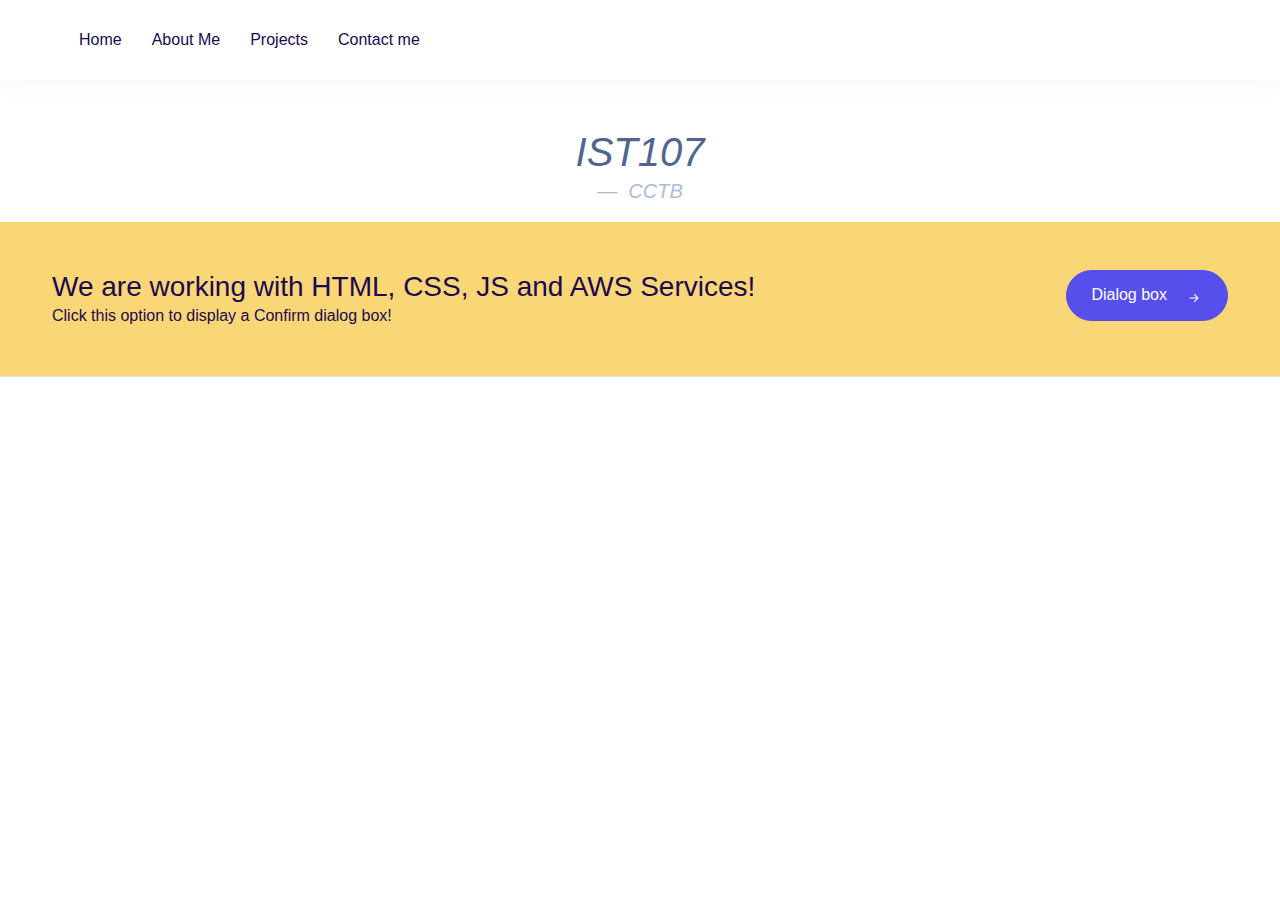
<file: index.html>
<!--
Introduction to Internet Programming and Web Applications!
Instructor: Washington Valencia
CCTB - College
-->
<!DOCTYPE html>
<html>

<head>
    <meta charset="UTF-8">
    <meta name="viewport" content="width=device-width, initial-scale=1.0">
    <meta name="description" content="Introduction to Internet Programming and Web Applications">
    <title>CCTB - Introduction to Internet Programming and Web Applications</title>
    <!-- Link CSS files -->
    <link rel="stylesheet" href="css/core.min.css" />
    <link rel="stylesheet" href="css/vendor_bundle.min.css" />
    <!-- Link favicon-->
    <link rel="shortcut icon" type="image/x-icon"
        href="https://canvascctb.s3.ca-central-1.amazonaws.com/account_1/attachments/95/CCTB_favicon.ico" />
        <script src="js/script.js" defer></script>
</head>

<body>
    <div id="wrapper">

        <!-- Header -->
        <header id="header" class="shadow-xs">

            <!-- Navbar -->
            <div class="container position-relative">

                <div class="container position-relative">

                    <nav
                        class="navbar navbar-expand-lg navbar-light justify-content-lg-between justify-content-md-inherit">

                        <div class="align-items-start">
                            <ul class="navbar-nav" id="menuTab">

                                <li class="nav-item dropdown">
                                    <a href="index.html" id="mainNavBlog" class="nav-link" data-bs-toggle="dropdown"
                                        aria-haspopup="true" aria-expanded="false">
                                        Home
                                    </a>
                                </li>

                                <li class="nav-item dropdown">
                                    <a href="about.html" id="mainNavBlog" class="nav-link" data-bs-toggle="dropdown"
                                        aria-haspopup="true" aria-expanded="false">
                                        About Me
                                    </a>
                                </li>

                                <li class="nav-item dropdown">
                                    <a href="projects.html" id="mainNavBlog" class="nav-link" data-bs-toggle="dropdown"
                                        aria-haspopup="true" aria-expanded="false">
                                        Projects
                                    </a>
                                </li>

                                <li class="nav-item dropdown">
                                    <a href="contact.html" id="mainNavBlog" class="nav-link" data-bs-toggle="dropdown"
                                        aria-haspopup="true" aria-expanded="false">
                                        Contact me
                                    </a>
                                </li>



                            </ul>
                    </nav>
                </div>
            </div>
        </header>

        <!-- QUOTE -->
        <!-- Input field and button -->
<blockquote class ='blockquote text-center'>
    <h1 id ="favProg" class ="mb-5 text-danger">{{users favorite language}}</h1>

    <p class ='h1 col-10 col-lg-7 m-auto fst-italic text text-muted'>
        IST107
    </p>
    <footer class ="blockquote-footer mt-4 fs-5 fw-light text-gray-500" >
        <cite title ='source title'>CCTB </cite> </footer>

</blockquote>

        <!-- /QUOTE -->

        <!-- LOGOUT -->
        <div class="section py-5 border-bottom bg-warning">
            <div class="container">
                <div class="row text-center-xs">

                    <div class="col-12 col-md-8">
                        <h3 class="m-0"> We are working with HTML, CSS, JS and AWS Services!</h3>
                        <p class="m-0">Click this option to display a Confirm dialog box!</p>
                    </div>

                    <div class="col-12 mt-4 d-block d-md-none"><!-- mobile spacer --></div>

                    <div class="col-12 col-md-4 text-align-end">
                        <a href="#" class="btn btn-primary rounded-pill d-inline-flex align-items-end px-4"
                            id="dialog-box">
                            <span class="me-2">Dialog box</span>
                            <svg width="18px" height="18px" xmlns="http://www.w3.org/2000/svg" fill="currentColor"
                                class="bi bi-arrow-right-short" viewBox="0 0 16 16">
                                <path fill-rule="evenodd"
                                    d="M4 8a.5.5 0 0 1 .5-.5h5.793L8.146 5.354a.5.5 0 1 1 .708-.708l3 3a.5.5 0 0 1 0 .708l-3 3a.5.5 0 0 1-.708-.708L10.293 8.5H4.5A.5.5 0 0 1 4 8z">
                                </path>
                            </svg>
                        </a>
                    </div>

                </div>
            </div>
        </div>
        <!-- /LOGOUT -->
    </div>
   
</body>

</html>
</file>
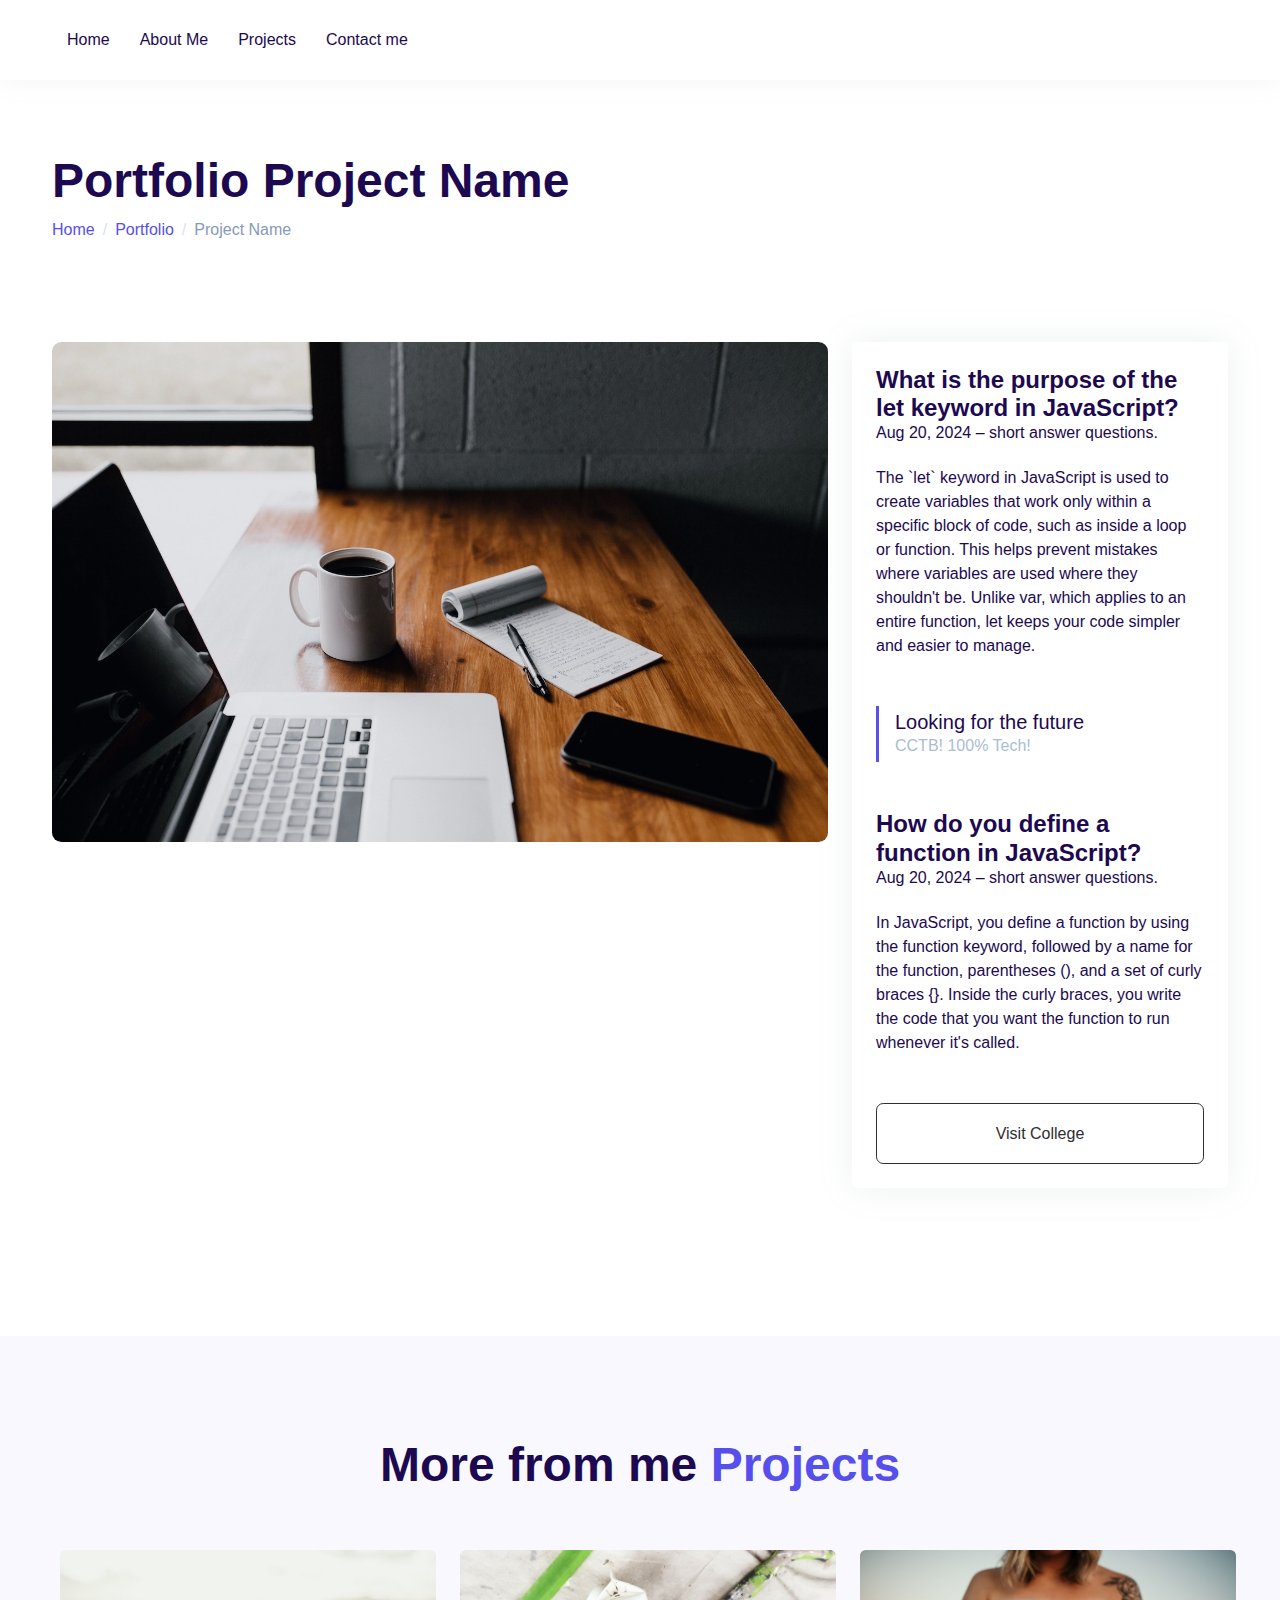
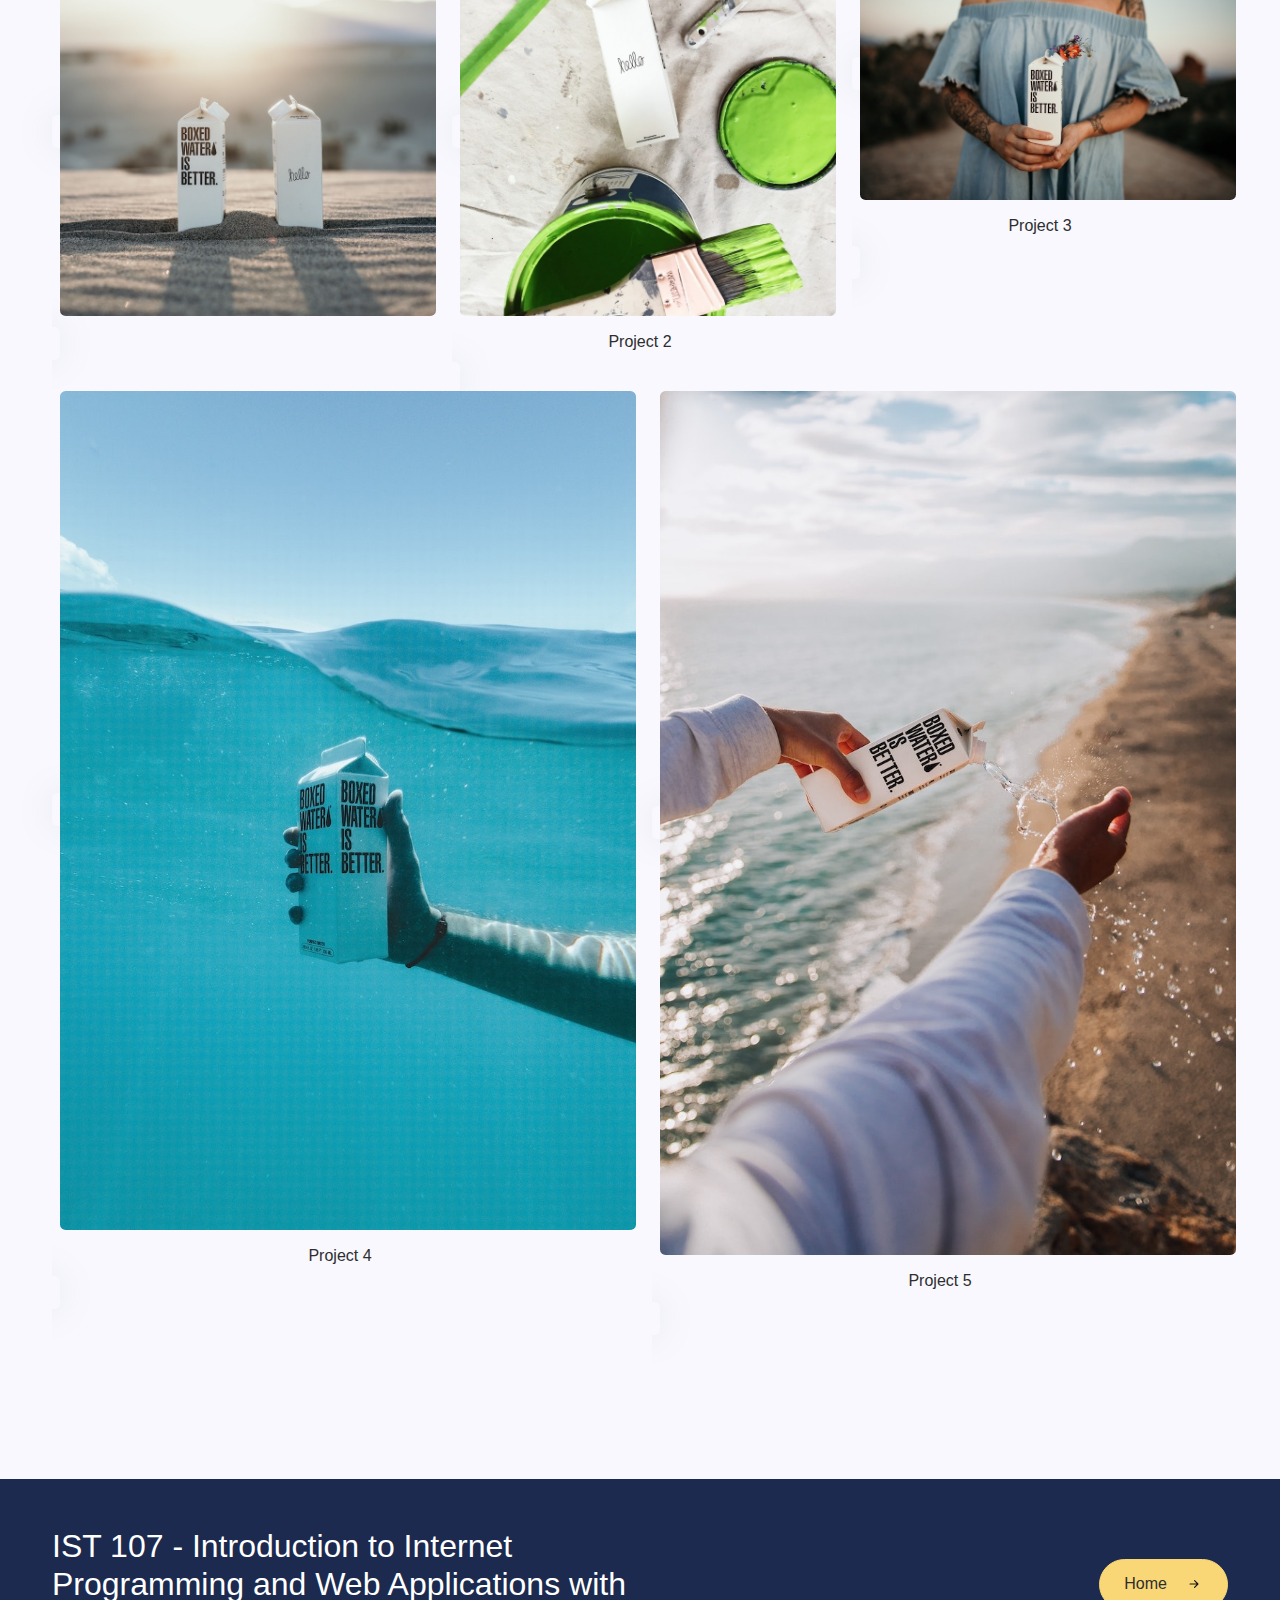
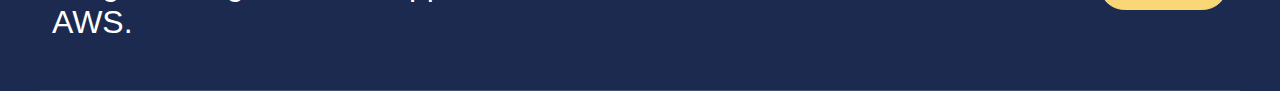
<file: projects.html>
<!doctype html>
<html lang="en" xmlns="http://www.w3.org/1999/xhtml">

<head>
	<meta charset="UTF-8">
	<meta name="viewport" content="width=device-width, initial-scale=1.0">
	<meta name="description" content="Firebase App with Authentication with Social Networks">
	<title>CCTB - Introduction to Internet Programming and Web Applications</title>
	<!-- Link CSS files -->
	<link rel="stylesheet" href="css/core.min.css" />
	<link rel="stylesheet" href="css/vendor_bundle.min.css" />
	<!-- Link favicon-->
	<link rel="shortcut icon" type="image/x-icon"
		href="https://canvascctb.s3.ca-central-1.amazonaws.com/account_1/attachments/95/CCTB_favicon.ico" />
		
		<script src="js/projects.js" defer></script>

</head>

<body>

	<div id="wrapper">


		<!-- Header -->
		<header id="header" class="shadow-xs">

			<!-- Navbar -->
			<div class="container position-relative">

				<nav class="navbar navbar-expand-lg navbar-light justify-content-lg-between justify-content-md-inherit">

					<div class="align-items-start">
						<ul class="navbar-nav" id="menuTab">

							<li class="nav-item dropdown">
								<a href="index.html" id="mainNavBlog" class="nav-link" data-bs-toggle="dropdown"
									aria-haspopup="true" aria-expanded="false">
									Home
								</a>
							</li>

							<li class="nav-item dropdown">
								<a href="about.html" id="mainNavBlog" class="nav-link" data-bs-toggle="dropdown"
									aria-haspopup="true" aria-expanded="false">
									About Me
								</a>
							</li>

							<li class="nav-item dropdown">
								<a href="projects.html" id="mainNavBlog" class="nav-link" data-bs-toggle="dropdown"
									aria-haspopup="true" aria-expanded="false">
									Projects
								</a>
							</li>

							<li class="nav-item dropdown">
								<a href="contact.html" id="mainNavBlog" class="nav-link" data-bs-toggle="dropdown"
									aria-haspopup="true" aria-expanded="false">
									Contact me
								</a>
							</li>



						</ul>
				</nav>
			</div>
		</header>



		<!-- PAGE TITLE -->
		<div class="container pt-6">

			<h1 class="display-5 fw-bold">
				Portfolio Project Name
			</h1>

			<nav aria-label="breadcrumb">
				<ol class="breadcrumb fs-6">
					<li class="breadcrumb-item"><a href="index.html">Home</a></li>
					<li class="breadcrumb-item"><a href="#">Portfolio</a></li>
					<li class="breadcrumb-item active" aria-current="page">Project Name</li>
				</ol>
			</nav>

		</div>
		<!-- /PAGE TITLE -->




		<!-- -->
		<div class="section">
			<div class="container">

				<div class="row">

					<div class="col-12 col-lg-8 mb-5">

						<div class="swiper-container text-white p-0 overflow-hidden" style="height: 500px;">

							<div class="swiper-wrapper h-100">

								<!-- slide -->
								<div class="lazy h-100 swiper-slide bg-white overlay-dark overlay-opacity-1 d-middle bg-cover rounded-xl overflow-hidden"
									style="background-image:url('images/img.jpg')">
								</div>

							</div>

						</div>
						<!-- /SWIPER -->

					</div>


					<div class="col-12 col-lg-4 mb-5">

						<div class="p-4 p-0-xs shadow-md shadow-none-xs rounded">
							<h2 class="h4 fw-bold m-0">
								What is the purpose of the let keyword in JavaScript?
							</h2>
							<h6 class="fw-normal mb-4">
								Aug 20, 2024 &ndash; short answer questions.
							</h6>

							<p>
								The `let` keyword in JavaScript is used to create variables that work only within a specific block of code, such as inside a loop or function. This helps prevent mistakes where variables are used where they shouldn't be. Unlike var, which applies to an entire function, let keeps your code simpler and easier to manage.
							</p>

							<div class="border-start border-primary border-3 py-1 px-3 my-5">
								<h2 class="mb-0 h5">Looking for the future</h2>
								<p class="mb-0 text-gray-500">CCTB! 100% Tech!</p>
							</div>

							<h2 class="h4 fw-bold m-0">
								How do you define a function in JavaScript?
							</h2>
							<h6 class="fw-normal mb-4">
								Aug 20, 2024 &ndash; short answer questions.
							</h6>
							<p>
								In JavaScript, you define a function by using the function keyword, followed by a name for the function, parentheses (), and a set of curly braces {}. Inside the curly braces, you write the code that you want the function to run whenever it's called. 
							</p>

							<div class="mt-5">
								<a href="https://www.canadianctb.ca/" target="unsplash" rel="noopener"
									class="btn btn-lg btn-outline-dark shadow-none w-100">
									Visit College
								</a>
							</div>
						</div>

					</div>

				</div>

			</div>

			<!-- / -->

		</div>




		<!-- -->
		<div class="section bg-theme-color-light">
			<div class="container">


				<h2 class="display-5 fw-bold text-center">
					More from me <span class="typed text-primary"> Projects </span>
				</h2>




				<div class="row py-5">

					<div class="col-4">
						<a href="#" class="w-25 p-2 shadow-md rounded text-center text-decoration-none">
							<img class="img-fluid rounded w-100" src="images/project1.jpg" alt="...">
							<h3 class="h6 my-3 w-100">
								<span id ="proj1" class="text-dark">Project 1</span>
							</h3>
						</a>
					</div>

					<div class="col-4">
						<a href="#" class="w-25 p-2 shadow-md rounded text-center text-decoration-none">
							<img class="img-fluid rounded w-100" src="images/project2.jpg" alt="...">
							<h3 class="h6 my-3 w-100">
								<span class="text-dark">Project 2</span>
							</h3>
						</a>
					</div>

					<div class="col-4">
						<a href="#" class="w-25 p-2 shadow-md rounded text-center text-decoration-none">
							<img class="img-fluid rounded w-100" src="images/project3.jpg" alt="...">
							<h3 class="h6 my-3 w-100">
								<span class="text-dark">Project 3</span>
							</h3>
						</a>
					</div>

					<div class="col-6">
						<a href="#" class="w-25 p-2 shadow-md rounded text-center text-decoration-none">
							<img class="img-fluid rounded w-100" src="images/project4.jpg" alt="...">
							<h3 class="h6 my-3 w-100">
								<span class="text-dark">Project 4</span>
							</h3>
						</a>
					</div>

					<div class="col-6">
						<a href="#" class="w-25 p-2 shadow-md rounded text-center text-decoration-none">
							<img class="img-fluid rounded w-100" src="images/project5.jpg" alt="...">
							<h3 class="h6 my-3 w-100">
								<span class="text-dark">Project 5</span>
							</h3>
						</a>
					</div>




				</div>

			</div>

		</div>
		<!-- / -->



		<!-- Footer -->
		<footer id="footer" class="bg-gray-900 text-white">

			<!-- footer cta -->
			<div class="container tet-white py-5 d-lg-flex flex-row align-items-lg-center">

				<div class="row g-4 align-items-center">
					<h3 class="col-lg-6 h2 mb-0">
						IST 107 - Introduction to Internet Programming and Web Applications with AWS.
					</h3>
					<div class="col text-lg-end">
						<a href="index.html" target="_blank" rel="noopener"
							class="btn btn-warning rounded-pill d-inline-flex align-items-center px-4">
							<span class="text-dark me-2">Home</span>
							<svg width="18px" height="18px" xmlns="http://www.w3.org/2000/svg" fill="currentColor"
								class="bi bi-arrow-right-short" viewBox="0 0 16 16">
								<path fill-rule="evenodd"
									d="M4 8a.5.5 0 0 1 .5-.5h5.793L8.146 5.354a.5.5 0 1 1 .708-.708l3 3a.5.5 0 0 1 0 .708l-3 3a.5.5 0 0 1-.708-.708L10.293 8.5H4.5A.5.5 0 0 1 4 8z">
								</path>
							</svg>
						</a>
					</div>
				</div>

			</div>
			<!-- /footer cta -->

			<!-- line divider -->
			<hr class="bg-gray-500 my-0 container">



		</footer>
		<!-- /Footer -->

	</div><!-- /#wrapper -->

</body>

</html>
</file>
